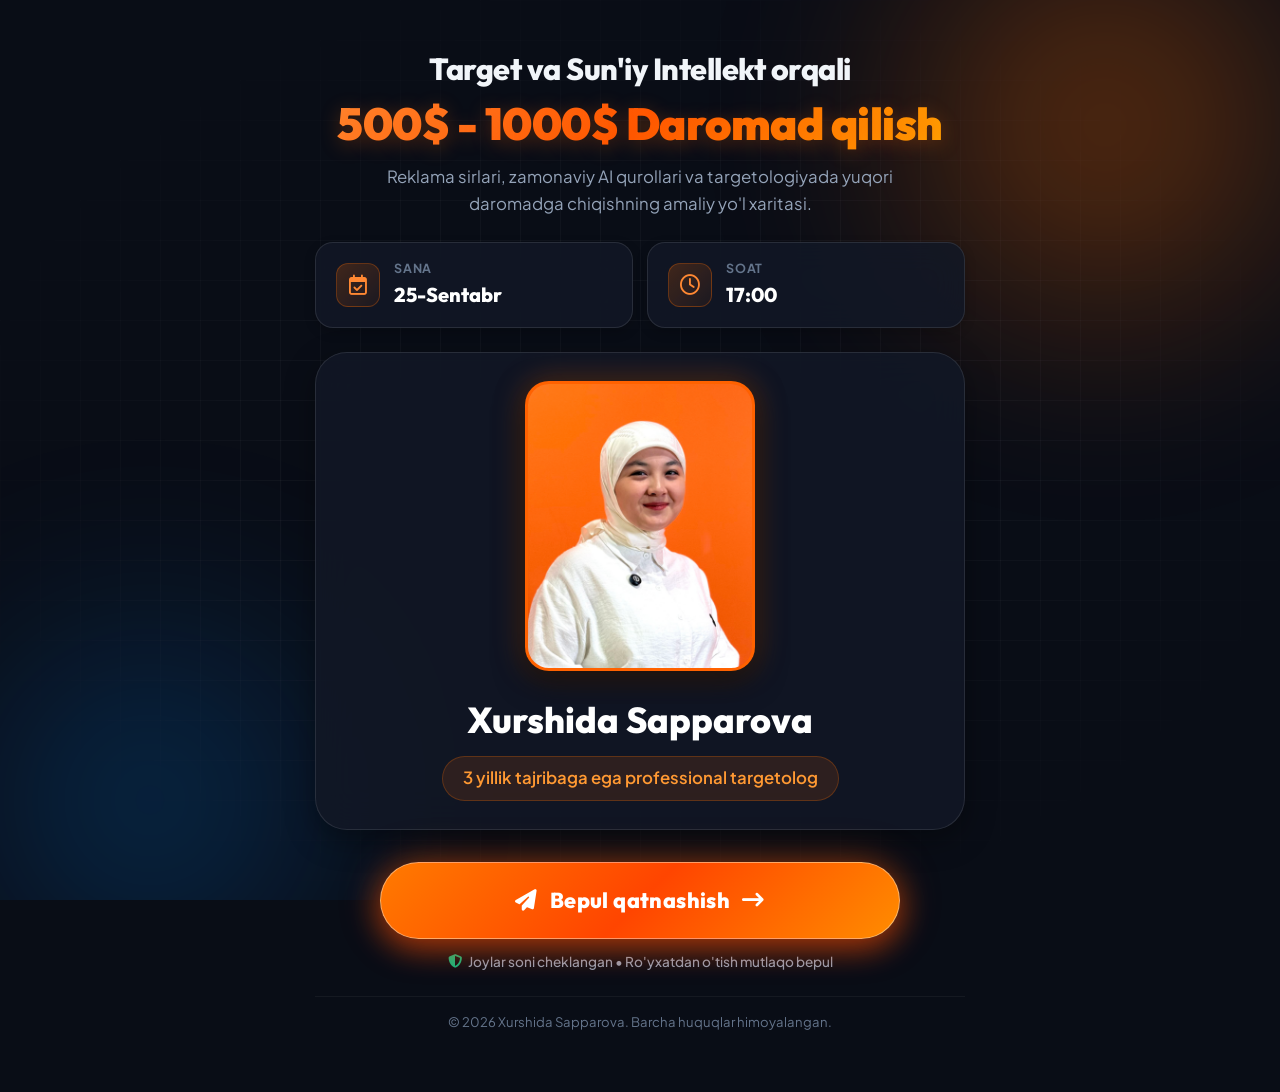
<file: index.html>
<!DOCTYPE html>
<html lang="uz">
<head>
  <meta charset="UTF-8">
  <meta name="viewport" content="width=device-width, initial-scale=1.0">
  <title>Target va Sun'iy Intellekt orqali 500$ - 1000$ Daromad Qilish | Xurshida Sapparova</title>
  
  <!-- SEO & Social Meta Tags -->
  <meta name="description" content="Target va Sun'iy Intellekt yordamida 500$ - 1000$ daromad qilish sirlari. Xurshida Sapparova bilan bepul masterklass.">
  <meta property="og:title" content="Target va Sun'iy Intellekt orqali 500$ - 1000$ Daromad Qilish">
  <meta property="og:description" content="25-Sentabr, soat 17:00 da bepul masterklass!">
  <meta property="og:image" content="assets/xurshida.png">
  <meta property="og:type" content="website">

  <!-- Facebook Domain Verification -->
  <meta name="facebook-domain-verification" content="uh567ohryj1itjdo2351sf3ev8vrze" />

  <!-- Meta Pixel Code -->
  <script>
  !function(f,b,e,v,n,t,s)
  {if(f.fbq)return;n=f.fbq=function(){n.callMethod?
  n.callMethod.apply(n,arguments):n.queue.push(arguments)};
  if(!f._fbq)f._fbq=n;n.push=n;n.loaded=!0;n.version='2.0';
  n.queue=[];t=b.createElement(e);t.async=!0;
  t.src=v;s=b.getElementsByTagName(e)[0];
  s.parentNode.insertBefore(t,s)}(window, document,'script',
  'https://connect.facebook.net/en_US/fbevents.js');
  fbq('init', '1738881194074424');
  fbq('track', 'PageView');
  </script>
  <noscript><img height="1" width="1" style="display:none"
  src="https://www.facebook.com/tr?id=1738881194074424&ev=PageView&noscript=1"
  /></noscript>
  <!-- End Meta Pixel Code -->

  <!-- Google Fonts -->
  <link rel="preconnect" href="https://fonts.googleapis.com">
  <link rel="preconnect" href="https://fonts.gstatic.com" crossorigin>
  <link href="https://fonts.googleapis.com/css2?family=Plus+Jakarta+Sans:wght@400;500;600;700;800;900&family=Outfit:wght@400;600;700;800;900&display=swap" rel="stylesheet">
  
  <!-- Font Awesome Icons -->
  <link rel="stylesheet" href="https://cdnjs.cloudflare.com/ajax/libs/font-awesome/6.5.1/css/all.min.css">
  
  <style>
    /* ==========================================================================
       CSS Reset & Variables
       ========================================================================== */
    :root {
      --primary-orange: #ff6b00;
      --primary-orange-light: #ff8833;
      --primary-orange-glow: rgba(255, 107, 0, 0.4);
      --accent-cyan: #00d2ff;
      --accent-blue: #3b82f6;
      
      --bg-dark: #090d16;
      --bg-card: rgba(18, 24, 38, 0.85);
      --bg-card-hover: rgba(24, 32, 50, 0.95);
      --bg-glass: rgba(255, 255, 255, 0.04);
      
      --border-color: rgba(255, 255, 255, 0.1);
      --border-highlight: rgba(255, 107, 0, 0.4);
      
      --text-main: #ffffff;
      --text-muted: #94a3b8;
      --text-dim: #64748b;
      
      --font-heading: 'Outfit', -apple-system, BlinkMacSystemFont, sans-serif;
      --font-body: 'Plus Jakarta Sans', -apple-system, BlinkMacSystemFont, sans-serif;
      
      --shadow-sm: 0 4px 12px rgba(0, 0, 0, 0.2);
      --shadow-md: 0 10px 30px rgba(0, 0, 0, 0.35);
      --shadow-glow: 0 0 40px rgba(255, 107, 0, 0.25);
      
      --radius-sm: 12px;
      --radius-md: 18px;
      --radius-lg: 24px;
      --radius-xl: 32px;
    }

    *, *::before, *::after {
      box-sizing: border-box;
      margin: 0;
      padding: 0;
    }

    html {
      scroll-behavior: smooth;
    }

    body {
      font-family: var(--font-body);
      background-color: var(--bg-dark);
      color: var(--text-main);
      min-height: 100vh;
      line-height: 1.6;
      overflow-x: hidden;
      position: relative;
      -webkit-font-smoothing: antialiased;
    }

    /* Background Effects */
    .bg-effects {
      position: fixed;
      top: 0;
      left: 0;
      width: 100vw;
      height: 100vh;
      pointer-events: none;
      z-index: 0;
      overflow: hidden;
    }

    .glow {
      position: absolute;
      border-radius: 50%;
      filter: blur(100px);
      opacity: 0.45;
    }

    .glow-1 {
      width: 550px;
      height: 550px;
      background: radial-gradient(circle, #ff6b00 0%, rgba(255, 107, 0, 0) 70%);
      top: -150px;
      right: -100px;
      animation: floatSlow 12s ease-in-out infinite alternate;
    }

    .glow-2 {
      width: 500px;
      height: 500px;
      background: radial-gradient(circle, #0088ff 0%, rgba(0, 136, 255, 0) 70%);
      bottom: -150px;
      left: -100px;
      opacity: 0.3;
      animation: floatSlow 15s ease-in-out infinite alternate-reverse;
    }

    .target-grid {
      position: absolute;
      inset: 0;
      background-image: 
        linear-gradient(rgba(255, 255, 255, 0.03) 1px, transparent 1px),
        linear-gradient(90deg, rgba(255, 255, 255, 0.03) 1px, transparent 1px);
      background-size: 40px 40px;
      mask-image: radial-gradient(ellipse at center, black 40%, transparent 80%);
      -webkit-mask-image: radial-gradient(ellipse at center, black 40%, transparent 80%);
    }

    @keyframes floatSlow {
      0% { transform: translateY(0px) scale(1); }
      100% { transform: translateY(50px) scale(1.1); }
    }

    /* Layout */
    .main-wrapper {
      position: relative;
      z-index: 1;
      padding: 40px 16px 60px;
      display: flex;
      justify-content: center;
    }

    .container {
      width: 100%;
      max-width: 650px;
      display: flex;
      flex-direction: column;
      align-items: center;
      gap: 24px;
    }

    /* Header */
    .header-section {
      text-align: center;
      width: 100%;
      margin-top: 10px;
    }

    .main-title {
      font-family: var(--font-heading);
      display: flex;
      flex-direction: column;
      gap: 8px;
      line-height: 1.25;
      font-weight: 800;
    }

    .title-line-1 {
      font-size: clamp(1.4rem, 4.5vw, 1.9rem);
      color: #f1f5f9;
      letter-spacing: -0.5px;
    }

    .title-line-2 {
      font-size: clamp(1.85rem, 6.5vw, 2.8rem);
      font-weight: 900;
      letter-spacing: -0.5px;
    }

    .gradient-text {
      background: linear-gradient(135deg, #ff8833 0%, #ff5500 50%, #ffaa00 100%);
      -webkit-background-clip: text;
      -webkit-text-fill-color: transparent;
      text-shadow: 0 4px 20px rgba(255, 107, 0, 0.3);
    }

    .subtitle-text {
      margin-top: 12px;
      font-size: clamp(0.95rem, 2.5vw, 1.05rem);
      color: var(--text-muted);
      max-width: 540px;
      margin-inline: auto;
    }

    /* Date & Time */
    .datetime-grid {
      display: grid;
      grid-template-columns: 1fr 1fr;
      gap: 14px;
      width: 100%;
    }

    .datetime-card {
      display: flex;
      align-items: center;
      gap: 14px;
      background: var(--bg-card);
      border: 1px solid var(--border-color);
      padding: 16px 20px;
      border-radius: var(--radius-md);
      backdrop-filter: blur(16px);
      box-shadow: var(--shadow-sm);
    }

    .datetime-card .icon-wrap {
      width: 44px;
      height: 44px;
      background: linear-gradient(135deg, rgba(255, 107, 0, 0.2), rgba(255, 107, 0, 0.05));
      border: 1px solid rgba(255, 107, 0, 0.3);
      border-radius: var(--radius-sm);
      display: flex;
      align-items: center;
      justify-content: center;
      font-size: 1.25rem;
      color: #ff8833;
      flex-shrink: 0;
    }

    .dt-info {
      display: flex;
      flex-direction: column;
    }

    .dt-label {
      font-size: 0.78rem;
      text-transform: uppercase;
      letter-spacing: 0.8px;
      color: var(--text-dim);
      font-weight: 700;
    }

    .dt-value {
      font-family: var(--font-heading);
      font-size: 1.25rem;
      font-weight: 800;
      color: #ffffff;
    }

    /* Speaker Spotlight Card */
    .speaker-spotlight-card {
      width: 100%;
      background: var(--bg-card);
      border: 1px solid var(--border-color);
      border-radius: var(--radius-xl);
      padding: 28px;
      box-shadow: var(--shadow-md);
      backdrop-filter: blur(20px);
    }

    .speaker-card-inner {
      display: flex;
      flex-direction: column;
      align-items: center;
      gap: 20px;
      text-align: center;
    }

    .image-frame {
      position: relative;
      width: 230px;
      height: 290px;
      border-radius: 24px;
      overflow: hidden;
      border: 3px solid rgba(255, 107, 0, 0.6);
      box-shadow: 0 10px 30px rgba(0, 0, 0, 0.6), 0 0 30px rgba(255, 107, 0, 0.35);
      background: #ff5500;
    }

    .speaker-photo {
      width: 100%;
      height: 100%;
      object-fit: cover;
      object-position: 50% 28%;
      display: block;
      transform: scale(1.22);
    }

    .speaker-details {
      display: flex;
      flex-direction: column;
      align-items: center;
      gap: 10px;
      width: 100%;
    }

    .speaker-meta {
      display: flex;
      flex-direction: column;
      align-items: center;
      gap: 8px;
    }

    .speaker-name {
      font-family: var(--font-heading);
      font-size: clamp(1.7rem, 4.5vw, 2.25rem);
      font-weight: 800;
      color: #ffffff;
    }

    .speaker-role {
      font-size: 1.05rem;
      color: #ff9933;
      font-weight: 600;
      background: rgba(255, 107, 0, 0.12);
      padding: 8px 20px;
      border-radius: 50px;
      border: 1px solid rgba(255, 107, 0, 0.25);
    }

    /* CTA Button */
    .cta-section {
      width: 100%;
      display: flex;
      flex-direction: column;
      align-items: center;
      gap: 12px;
      margin-top: 8px;
    }

    .cta-btn {
      width: 100%;
      max-width: 520px;
      display: block;
      text-decoration: none;
      background: linear-gradient(135deg, #ff7a00 0%, #ff4500 50%, #ff8c00 100%);
      color: #ffffff;
      padding: 20px 28px;
      border-radius: 50px;
      font-family: var(--font-heading);
      font-size: 1.35rem;
      font-weight: 800;
      letter-spacing: 0.4px;
      text-align: center;
      position: relative;
      overflow: hidden;
      box-shadow: 0 10px 30px rgba(255, 69, 0, 0.5), 0 0 40px rgba(255, 107, 0, 0.35);
      border: 1px solid rgba(255, 255, 255, 0.4);
      cursor: pointer;
      transition: transform 0.2s ease, box-shadow 0.2s ease;
      animation: buttonHeartbeat 2.2s infinite ease-in-out;
    }

    .cta-btn:hover {
      transform: translateY(-3px) scale(1.02);
      box-shadow: 0 16px 45px rgba(255, 69, 0, 0.7), 0 0 60px rgba(255, 107, 0, 0.6);
    }

    .btn-content {
      position: relative;
      z-index: 2;
      display: flex;
      align-items: center;
      justify-content: center;
      gap: 12px;
    }

    @keyframes buttonHeartbeat {
      0% { box-shadow: 0 10px 30px rgba(255, 69, 0, 0.45), 0 0 0 0 rgba(255, 107, 0, 0.6); }
      50% { box-shadow: 0 14px 40px rgba(255, 69, 0, 0.7), 0 0 0 15px rgba(255, 107, 0, 0); }
      100% { box-shadow: 0 10px 30px rgba(255, 69, 0, 0.45), 0 0 0 0 rgba(255, 107, 0, 0); }
    }

    .cta-note {
      font-size: 0.85rem;
      color: var(--text-muted);
      display: flex;
      align-items: center;
      gap: 6px;
      font-weight: 500;
      text-align: center;
    }

    .cta-note i {
      color: #10b981;
    }

    .site-footer {
      text-align: center;
      font-size: 0.82rem;
      color: var(--text-dim);
      padding-top: 14px;
      border-top: 1px solid rgba(255, 255, 255, 0.05);
      width: 100%;
    }

    @media (max-width: 600px) {
      .main-wrapper { padding: 20px 12px 35px; }
      .datetime-grid { grid-template-columns: 1fr; }
      .cta-btn { font-size: 1.15rem; padding: 16px 20px; }
    }
  </style>
</head>
<body>
  <!-- Dynamic Background -->
  <div class="bg-effects">
    <div class="glow glow-1"></div>
    <div class="glow glow-2"></div>
    <div class="target-grid"></div>
  </div>

  <!-- Main Container -->
  <main class="main-wrapper">
    <div class="container">
      
      <!-- Hero Header Section -->
      <header class="header-section">
        <h1 class="main-title">
          <span class="title-line-1">Target va Sun'iy Intellekt orqali</span>
          <span class="title-line-2 gradient-text">500$ - 1000$ Daromad qilish</span>
        </h1>
        <p class="subtitle-text">
          Reklama sirlari, zamonaviy AI qurollari va targetologiyada yuqori daromadga chiqishning amaliy yo'l xaritasi.
        </p>
      </header>

      <!-- Date & Time Info Bar -->
      <div class="datetime-grid">
        <div class="datetime-card">
          <div class="icon-wrap">
            <i class="fa-regular fa-calendar-check"></i>
          </div>
          <div class="dt-info">
            <span class="dt-label">Sana</span>
            <span class="dt-value">25-Sentabr</span>
          </div>
        </div>

        <div class="datetime-card">
          <div class="icon-wrap">
            <i class="fa-regular fa-clock"></i>
          </div>
          <div class="dt-info">
            <span class="dt-label">Soat</span>
            <span class="dt-value">17:00</span>
          </div>
        </div>
      </div>

      <!-- Main Speaker Spotlight Card -->
      <div class="speaker-spotlight-card">
        <div class="speaker-card-inner">
          
          <!-- Speaker Image Area -->
          <div class="image-frame">
            <img src="assets/xurshida.png" alt="Xurshida Sapparova" class="speaker-photo" onerror="this.src='speaker.png'">
          </div>

          <!-- Speaker Details -->
          <div class="speaker-details">
            <div class="speaker-meta">
              <h2 class="speaker-name">Xurshida Sapparova</h2>
              <p class="speaker-role">3 yillik tajribaga ega professional targetolog</p>
            </div>
          </div>

        </div>
      </div>

      <!-- Call To Action (Action Section) -->
      <div class="cta-section">
        <a href="https://t.me/Xurshida_Sapparova_protarget" onclick="goToTelegram(event)" id="ctaButton" class="cta-btn" target="_blank" rel="noopener noreferrer">
          <span class="btn-content">
            <i class="fa-solid fa-paper-plane"></i>
            <span>Bepul qatnashish</span>
            <i class="fa-solid fa-arrow-right-long"></i>
          </span>
        </a>
        <p class="cta-note">
          <i class="fa-solid fa-shield-halved"></i> Joylar soni cheklangan • Ro'yxatdan o'tish mutlaqo bepul
        </p>
      </div>

      <!-- Footer -->
      <footer class="site-footer">
        <p>© 2026 Xurshida Sapparova. Barcha huquqlar himoyalangan.</p>
      </footer>

    </div>
  </main>

  <script>
    const TELEGRAM_URL = "https://t.me/Xurshida_Sapparova_protarget";

    function goToTelegram(e) {
      if (e) e.preventDefault();
      window.open(TELEGRAM_URL, "_blank");
      window.location.href = TELEGRAM_URL;
    }
  </script>
</body>
</html>
</file>
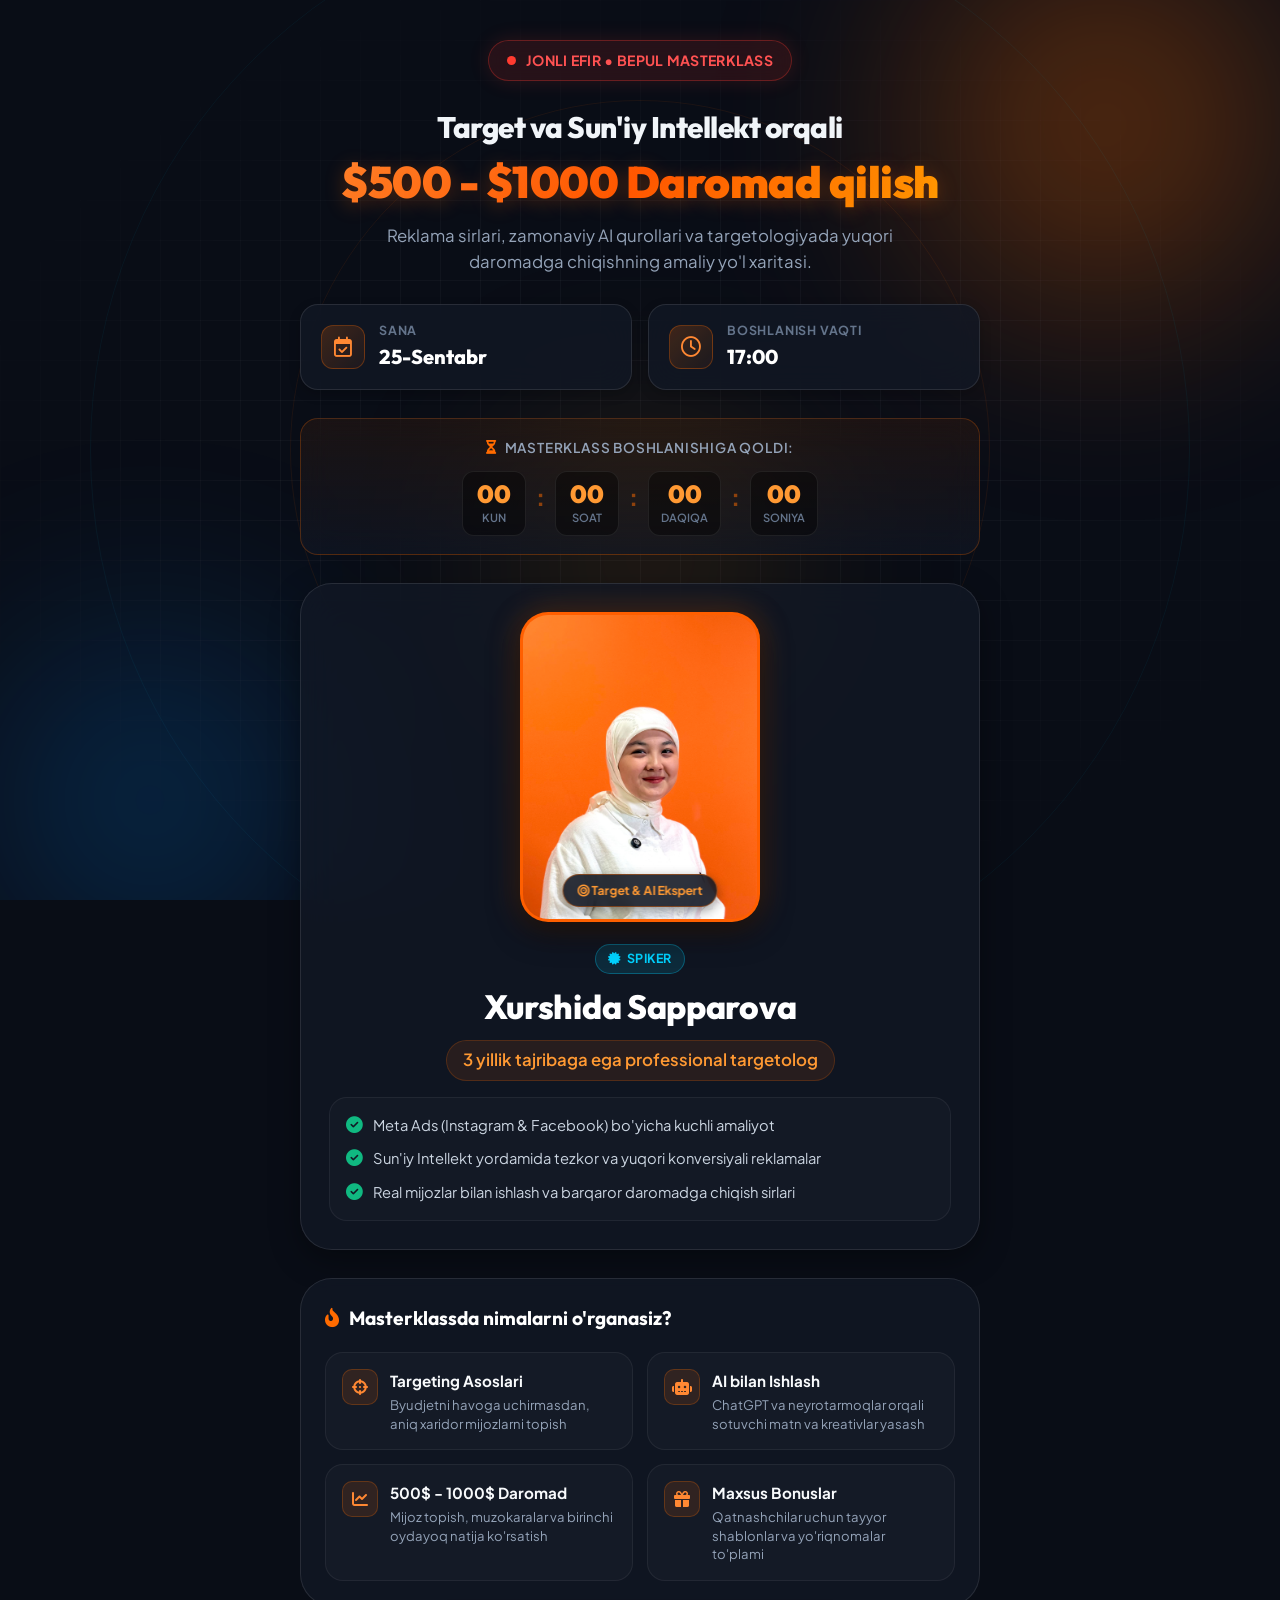
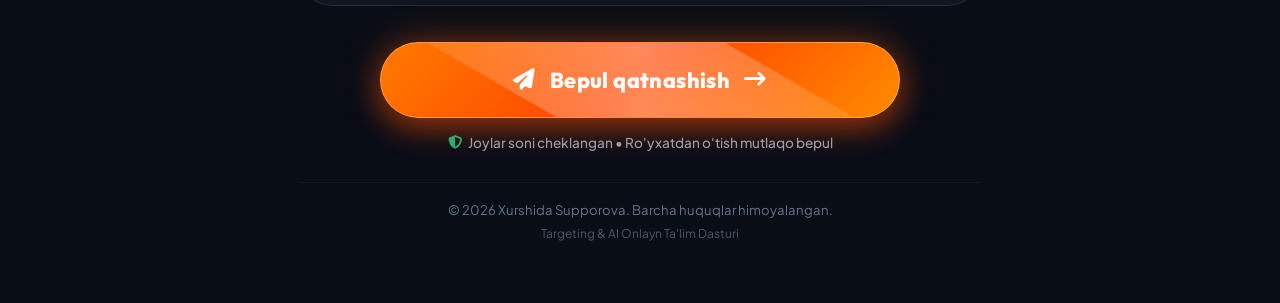
<file: Xurshida Targetolog.html>
<!DOCTYPE html>
<html lang="uz">
<head>
  <meta charset="UTF-8">
  <meta name="viewport" content="width=device-width, initial-scale=1.0">
  <title>Target va Sun'iy Intellekt orqali 500$ - 1000$ Daromad Qilish | Xurshida Supporova</title>
  
  <!-- SEO & Social Meta Tags -->
  <meta name="description" content="Target va Sun'iy Intellekt yordamida 500$ - 1000$ daromad qilish sirlari. Xurshida Supporova bilan bepul masterklass.">
  <meta property="og:title" content="Target va Sun'iy Intellekt orqali 500$ - 1000$ Daromad Qilish">
  <meta property="og:description" content="25-Sentabr, soat 17:00 da bepul jonli masterklass!">
  <meta property="og:image" content="assets/xurshida.png">
  <meta property="og:type" content="website">

  <!-- Google Fonts -->
  <link rel="preconnect" href="https://fonts.googleapis.com">
  <link rel="preconnect" href="https://fonts.gstatic.com" crossorigin>
  <link href="https://fonts.googleapis.com/css2?family=Plus+Jakarta+Sans:wght@400;500;600;700;800;900&family=Outfit:wght@400;600;700;800;900&display=swap" rel="stylesheet">
  
  <!-- Font Awesome Icons -->
  <link rel="stylesheet" href="https://cdnjs.cloudflare.com/ajax/libs/font-awesome/6.5.1/css/all.min.css">
  
  <!-- Stylesheet -->
  <link rel="stylesheet" href="style.css">
</head>
<body>
  <!-- Dynamic Background Effects -->
  <div class="bg-effects">
    <div class="glow glow-1"></div>
    <div class="glow glow-2"></div>
    <div class="glow glow-3"></div>
    <div class="target-grid"></div>
    <div class="radar-circle radar-1"></div>
    <div class="radar-circle radar-2"></div>
  </div>

  <!-- Main Container -->
  <main class="main-wrapper">
    <div class="container">
      
      <!-- Top Live Badge -->
      <div class="badge-container">
        <span class="live-pill" id="eventBadge">
          <span class="pulsing-dot"></span>
          <span>Jonli Efir • Bepul Masterklass</span>
        </span>
      </div>

      <!-- Hero Header Section -->
      <header class="header-section">
        <h1 class="main-title">
          <span class="title-line-1" id="titleLine1">Target va Sun'iy Intellekt orqali</span>
          <span class="title-line-2 gradient-text" id="titleLine2">500$ - 1000$ Daromad qilish</span>
        </h1>
        <p class="subtitle-text">
          Reklama sirlari, zamonaviy AI qurollari va targetologiyada yuqori daromadga chiqishning amaliy yo'l xaritasi.
        </p>
      </header>

      <!-- Date & Time Info Bar -->
      <div class="datetime-grid">
        <div class="datetime-card">
          <div class="icon-wrap">
            <i class="fa-regular fa-calendar-check"></i>
          </div>
          <div class="dt-info">
            <span class="dt-label">Sana</span>
            <span class="dt-value" id="eventDateText">25-Sentabr</span>
          </div>
        </div>

        <div class="datetime-card">
          <div class="icon-wrap">
            <i class="fa-regular fa-clock"></i>
          </div>
          <div class="dt-info">
            <span class="dt-label">Boshlanish vaqti</span>
            <span class="dt-value" id="eventTimeText">17:00</span>
          </div>
        </div>
      </div>

      <!-- Countdown Timer -->
      <div class="countdown-wrapper">
        <div class="countdown-header">
          <i class="fa-solid fa-hourglass-half"></i> Masterklass boshlanishiga qoldi:
        </div>
        <div class="countdown-grid" id="countdownGrid">
          <div class="timer-box">
            <span class="timer-num" id="cdDays">00</span>
            <span class="timer-unit">Kun</span>
          </div>
          <div class="timer-separator">:</div>
          <div class="timer-box">
            <span class="timer-num" id="cdHours">00</span>
            <span class="timer-unit">Soat</span>
          </div>
          <div class="timer-separator">:</div>
          <div class="timer-box">
            <span class="timer-num" id="cdMinutes">00</span>
            <span class="timer-unit">Daqiqa</span>
          </div>
          <div class="timer-separator">:</div>
          <div class="timer-box">
            <span class="timer-num" id="cdSeconds">00</span>
            <span class="timer-unit">Soniya</span>
          </div>
        </div>
      </div>

      <!-- Main Speaker Spotlight Card (Reference Layout Match) -->
      <div class="speaker-spotlight-card">
        <div class="speaker-card-inner">
          
          <!-- Speaker Image Area -->
          <div class="speaker-image-container">
            <div class="image-frame">
              <img src="assets/xurshida.png" alt="Xurshida Supporova" class="speaker-photo" id="speakerImg">
              <div class="speaker-tag-badge">
                <i class="fa-solid fa-bullseye"></i> Target & AI Ekspert
              </div>
            </div>
          </div>

          <!-- Speaker Details -->
          <div class="speaker-details">
            <div class="speaker-meta">
              <span class="speaker-badge"><i class="fa-solid fa-certificate"></i> Spiker</span>
              <h2 class="speaker-name" id="speakerName">Xurshida Supporova</h2>
              <p class="speaker-role" id="speakerRole">3 yillik tajribaga ega professional targetolog</p>
            </div>

            <!-- Key Features / Highlights -->
            <div class="speaker-perks">
              <div class="perk-item">
                <i class="fa-solid fa-check-circle"></i>
                <span>Meta Ads (Instagram & Facebook) bo'yicha kuchli amaliyot</span>
              </div>
              <div class="perk-item">
                <i class="fa-solid fa-check-circle"></i>
                <span>Sun'iy Intellekt yordamida tezkor va yuqori konversiyali reklamalar</span>
              </div>
              <div class="perk-item">
                <i class="fa-solid fa-check-circle"></i>
                <span>Real mijozlar bilan ishlash va barqaror daromadga chiqish sirlari</span>
              </div>
            </div>
          </div>

        </div>
      </div>

      <!-- What You Will Learn Quick Section -->
      <div class="benefits-card">
        <h3 class="benefits-title">
          <i class="fa-solid fa-fire-flame-curved"></i> Masterklassda nimalarni o'rganasiz?
        </h3>
        <div class="benefits-grid">
          <div class="benefit-box">
            <div class="b-icon"><i class="fa-solid fa-crosshairs"></i></div>
            <div class="b-content">
              <h4>Targeting Asoslari</h4>
              <p>Byudjetni havoga uchirmasdan, aniq xaridor mijozlarni topish</p>
            </div>
          </div>
          <div class="benefit-box">
            <div class="b-icon"><i class="fa-solid fa-robot"></i></div>
            <div class="b-content">
              <h4>AI bilan Ishlash</h4>
              <p>ChatGPT va neyrotarmoqlar orqali sotuvchi matn va kreativlar yasash</p>
            </div>
          </div>
          <div class="benefit-box">
            <div class="b-icon"><i class="fa-solid fa-chart-line"></i></div>
            <div class="b-content">
              <h4>500$ - 1000$ Daromad</h4>
              <p>Mijoz topish, muzokaralar va birinchi oydayoq natija ko'rsatish</p>
            </div>
          </div>
          <div class="benefit-box">
            <div class="b-icon"><i class="fa-solid fa-gift"></i></div>
            <div class="b-content">
              <h4>Maxsus Bonuslar</h4>
              <p>Qatnashchilar uchun tayyor shablonlar va yo'riqnomalar to'plami</p>
            </div>
          </div>
        </div>
      </div>

      <!-- Call To Action (Action Section) -->
      <div class="cta-section">
        <a href="https://t.me/Xurshida_Sapparova_protarget" id="ctaButton" class="cta-btn pulse-anim" target="_blank" rel="noopener noreferrer">
          <span class="btn-shine"></span>
          <span class="btn-content">
            <i class="fa-solid fa-paper-plane"></i>
            <span class="btn-text" id="ctaBtnText">Bepul qatnashish</span>
            <i class="fa-solid fa-arrow-right-long arrow-icon"></i>
          </span>
        </a>
        <p class="cta-note" id="ctaNote">
          <i class="fa-solid fa-shield-halved"></i> Joylar soni cheklangan • Ro'yxatdan o'tish mutlaqo bepul
        </p>
      </div>

      <!-- Footer -->
      <footer class="site-footer">
        <p>© 2026 Xurshida Supporova. Barcha huquqlar himoyalangan.</p>
        <p class="sub-credit">Targeting & AI Onlayn Ta'lim Dasturi</p>
      </footer>

    </div>
  </main>

  <!-- Scripts -->
  <script src="config.js"></script>
  <script src="script.js"></script>
</body>
</html>
</file>
<file: style.css>
﻿/* ==========================================================================
   CSS Reset & Variables
   ========================================================================== */
:root {
  --primary-orange: #ff6b00;
  --primary-orange-light: #ff8833;
  --primary-orange-glow: rgba(255, 107, 0, 0.4);
  --accent-cyan: #00d2ff;
  --accent-blue: #3b82f6;
  
  --bg-dark: #090d16;
  --bg-card: rgba(18, 24, 38, 0.75);
  --bg-card-hover: rgba(24, 32, 50, 0.85);
  --bg-glass: rgba(255, 255, 255, 0.04);
  
  --border-color: rgba(255, 255, 255, 0.1);
  --border-highlight: rgba(255, 107, 0, 0.35);
  
  --text-main: #ffffff;
  --text-muted: #94a3b8;
  --text-dim: #64748b;
  
  --font-heading: 'Outfit', -apple-system, BlinkMacSystemFont, sans-serif;
  --font-body: 'Plus Jakarta Sans', -apple-system, BlinkMacSystemFont, sans-serif;
  
  --shadow-sm: 0 4px 12px rgba(0, 0, 0, 0.2);
  --shadow-md: 0 10px 30px rgba(0, 0, 0, 0.35);
  --shadow-glow: 0 0 40px rgba(255, 107, 0, 0.25);
  
  --radius-sm: 12px;
  --radius-md: 18px;
  --radius-lg: 24px;
  --radius-xl: 32px;
}

*, *::before, *::after {
  box-sizing: border-box;
  margin: 0;
  padding: 0;
}

html {
  scroll-behavior: smooth;
}

body {
  font-family: var(--font-body);
  background-color: var(--bg-dark);
  color: var(--text-main);
  min-height: 100vh;
  line-height: 1.6;
  overflow-x: hidden;
  position: relative;
  -webkit-font-smoothing: antialiased;
}

/* ==========================================================================
   Background Effects (Targeting & Marketing Theme)
   ========================================================================== */
.bg-effects {
  position: fixed;
  top: 0;
  left: 0;
  width: 100vw;
  height: 100vh;
  pointer-events: none;
  z-index: 0;
  overflow: hidden;
}

.glow {
  position: absolute;
  border-radius: 50%;
  filter: blur(100px);
  opacity: 0.45;
  transition: all 0.5s ease;
}

.glow-1 {
  width: 550px;
  height: 550px;
  background: radial-gradient(circle, #ff6b00 0%, rgba(255, 107, 0, 0) 70%);
  top: -150px;
  right: -100px;
  animation: floatSlow 12s ease-in-out infinite alternate;
}

.glow-2 {
  width: 500px;
  height: 500px;
  background: radial-gradient(circle, #0088ff 0%, rgba(0, 136, 255, 0) 70%);
  bottom: -150px;
  left: -100px;
  opacity: 0.3;
  animation: floatSlow 15s ease-in-out infinite alternate-reverse;
}

.glow-3 {
  width: 400px;
  height: 400px;
  background: radial-gradient(circle, #ff9900 0%, rgba(255, 153, 0, 0) 70%);
  top: 40%;
  left: 35%;
  opacity: 0.2;
}

.target-grid {
  position: absolute;
  inset: 0;
  background-image: 
    linear-gradient(rgba(255, 255, 255, 0.03) 1px, transparent 1px),
    linear-gradient(90deg, rgba(255, 255, 255, 0.03) 1px, transparent 1px);
  background-size: 40px 40px;
  mask-image: radial-gradient(ellipse at center, black 40%, transparent 80%);
  -webkit-mask-image: radial-gradient(ellipse at center, black 40%, transparent 80%);
}

.radar-circle {
  position: absolute;
  top: 50%;
  left: 50%;
  transform: translate(-50%, -50%);
  border-radius: 50%;
  border: 1px solid rgba(255, 107, 0, 0.08);
  pointer-events: none;
}

.radar-1 {
  width: 700px;
  height: 700px;
  animation: radarPulse 8s infinite linear;
}

.radar-2 {
  width: 1100px;
  height: 1100px;
  border-color: rgba(0, 210, 255, 0.05);
  animation: radarPulse 12s infinite linear reverse;
}

@keyframes floatSlow {
  0% { transform: translateY(0px) scale(1); }
  100% { transform: translateY(50px) scale(1.1); }
}

@keyframes radarPulse {
  0% { transform: translate(-50%, -50%) rotate(0deg) scale(0.95); opacity: 0.3; }
  50% { transform: translate(-50%, -50%) rotate(180deg) scale(1.05); opacity: 0.8; }
  100% { transform: translate(-50%, -50%) rotate(360deg) scale(0.95); opacity: 0.3; }
}

/* ==========================================================================
   Layout & Container
   ========================================================================== */
.main-wrapper {
  position: relative;
  z-index: 1;
  padding: 40px 16px 60px;
  display: flex;
  justify-content: center;
}

.container {
  width: 100%;
  max-width: 680px;
  display: flex;
  flex-direction: column;
  align-items: center;
  gap: 28px;
}

/* ==========================================================================
   Live Badge
   ========================================================================== */
.badge-container {
  display: flex;
  justify-content: center;
  width: 100%;
}

.live-pill {
  display: inline-flex;
  align-items: center;
  gap: 10px;
  padding: 8px 18px;
  background: rgba(255, 59, 48, 0.12);
  border: 1px solid rgba(255, 59, 48, 0.3);
  border-radius: 50px;
  font-size: 0.88rem;
  font-weight: 700;
  color: #ff5252;
  letter-spacing: 0.3px;
  text-transform: uppercase;
  backdrop-filter: blur(10px);
  box-shadow: 0 0 20px rgba(255, 59, 48, 0.15);
}

.pulsing-dot {
  width: 9px;
  height: 9px;
  background-color: #ff3b30;
  border-radius: 50%;
  display: inline-block;
  box-shadow: 0 0 0 0 rgba(255, 59, 48, 0.7);
  animation: pulseDot 1.6s infinite;
}

@keyframes pulseDot {
  0% { transform: scale(0.95); box-shadow: 0 0 0 0 rgba(255, 59, 48, 0.8); }
  70% { transform: scale(1); box-shadow: 0 0 0 10px rgba(255, 59, 48, 0); }
  100% { transform: scale(0.95); box-shadow: 0 0 0 0 rgba(255, 59, 48, 0); }
}

/* ==========================================================================
   Header Section
   ========================================================================== */
.header-section {
  text-align: center;
  width: 100%;
}

.main-title {
  font-family: var(--font-heading);
  display: flex;
  flex-direction: column;
  gap: 8px;
  line-height: 1.25;
  font-weight: 800;
}

.title-line-1 {
  font-size: clamp(1.4rem, 4vw, 1.85rem);
  color: #f1f5f9;
  letter-spacing: -0.5px;
}

.title-line-2 {
  font-size: clamp(1.85rem, 6vw, 2.75rem);
  font-weight: 900;
  letter-spacing: -0.5px;
}

.gradient-text {
  background: linear-gradient(135deg, #ff8833 0%, #ff5500 50%, #ffaa00 100%);
  -webkit-background-clip: text;
  -webkit-text-fill-color: transparent;
  text-shadow: 0 4px 20px rgba(255, 107, 0, 0.3);
}

.subtitle-text {
  margin-top: 14px;
  font-size: clamp(0.95rem, 2.5vw, 1.05rem);
  color: var(--text-muted);
  max-width: 540px;
  margin-inline: auto;
  font-weight: 400;
}

/* ==========================================================================
   Date & Time Info Cards
   ========================================================================== */
.datetime-grid {
  display: grid;
  grid-template-columns: 1fr 1fr;
  gap: 16px;
  width: 100%;
}

.datetime-card {
  display: flex;
  align-items: center;
  gap: 14px;
  background: var(--bg-card);
  border: 1px solid var(--border-color);
  padding: 16px 20px;
  border-radius: var(--radius-md);
  backdrop-filter: blur(16px);
  box-shadow: var(--shadow-sm);
  transition: transform 0.25s ease, border-color 0.25s ease;
}

.datetime-card:hover {
  transform: translateY(-2px);
  border-color: var(--border-highlight);
}

.datetime-card .icon-wrap {
  width: 44px;
  height: 44px;
  background: linear-gradient(135deg, rgba(255, 107, 0, 0.2), rgba(255, 107, 0, 0.05));
  border: 1px solid rgba(255, 107, 0, 0.3);
  border-radius: var(--radius-sm);
  display: flex;
  align-items: center;
  justify-content: center;
  font-size: 1.25rem;
  color: #ff8833;
  flex-shrink: 0;
}

.dt-info {
  display: flex;
  flex-direction: column;
}

.dt-label {
  font-size: 0.78rem;
  text-transform: uppercase;
  letter-spacing: 0.8px;
  color: var(--text-dim);
  font-weight: 700;
}

.dt-value {
  font-family: var(--font-heading);
  font-size: 1.25rem;
  font-weight: 800;
  color: #ffffff;
}

/* ==========================================================================
   Countdown Timer Box
   ========================================================================== */
.countdown-wrapper {
  width: 100%;
  background: linear-gradient(180deg, rgba(255, 107, 0, 0.07) 0%, rgba(18, 24, 38, 0.6) 100%);
  border: 1px solid rgba(255, 107, 0, 0.25);
  border-radius: var(--radius-md);
  padding: 18px 20px;
  text-align: center;
  backdrop-filter: blur(16px);
}

.countdown-header {
  font-size: 0.85rem;
  color: var(--text-muted);
  text-transform: uppercase;
  letter-spacing: 0.8px;
  font-weight: 600;
  margin-bottom: 12px;
  display: flex;
  align-items: center;
  justify-content: center;
  gap: 8px;
}

.countdown-header i {
  color: var(--primary-orange);
}

.countdown-grid {
  display: flex;
  justify-content: center;
  align-items: center;
  gap: 10px;
}

.timer-box {
  background: rgba(0, 0, 0, 0.4);
  border: 1px solid rgba(255, 255, 255, 0.08);
  border-radius: var(--radius-sm);
  padding: 8px 12px;
  min-width: 64px;
  display: flex;
  flex-direction: column;
  align-items: center;
}

.timer-num {
  font-family: var(--font-heading);
  font-size: 1.55rem;
  font-weight: 900;
  color: #ff9933;
  line-height: 1.1;
}

.timer-unit {
  font-size: 0.7rem;
  color: var(--text-dim);
  text-transform: uppercase;
  font-weight: 600;
  margin-top: 2px;
}

.timer-separator {
  font-size: 1.4rem;
  font-weight: 800;
  color: rgba(255, 107, 0, 0.5);
  margin-bottom: 12px;
}

/* ==========================================================================
   Speaker Spotlight Card (Reference Layout Implementation)
   ========================================================================== */
.speaker-spotlight-card {
  width: 100%;
  background: var(--bg-card);
  border: 1px solid var(--border-color);
  border-radius: var(--radius-xl);
  padding: 28px;
  box-shadow: var(--shadow-md);
  backdrop-filter: blur(20px);
  position: relative;
  overflow: hidden;
  transition: border-color 0.3s ease, box-shadow 0.3s ease;
}

.speaker-spotlight-card:hover {
  border-color: rgba(255, 107, 0, 0.4);
  box-shadow: 0 16px 40px rgba(0, 0, 0, 0.5), 0 0 35px rgba(255, 107, 0, 0.15);
}

.speaker-card-inner {
  display: flex;
  flex-direction: column;
  align-items: center;
  gap: 22px;
  text-align: center;
}

.speaker-image-container {
  position: relative;
  display: flex;
  justify-content: center;
}

.image-frame {
  position: relative;
  width: 240px;
  height: 310px;
  border-radius: 28px;
  overflow: hidden;
  border: 3px solid rgba(255, 107, 0, 0.5);
  box-shadow: 0 10px 30px rgba(0, 0, 0, 0.6), 0 0 30px rgba(255, 107, 0, 0.3);
  background: #ff5500;
}

.speaker-photo {
  width: 100%;
  height: 100%;
  object-fit: cover;
  object-position: top center;
  display: block;
  transition: transform 0.4s ease;
}

.speaker-spotlight-card:hover .speaker-photo {
  transform: scale(1.04);
}

.speaker-tag-badge {
  position: absolute;
  bottom: 12px;
  left: 50%;
  transform: translateX(-50%);
  background: rgba(10, 15, 26, 0.85);
  border: 1px solid rgba(255, 107, 0, 0.4);
  padding: 6px 14px;
  border-radius: 50px;
  font-size: 0.76rem;
  font-weight: 700;
  color: #ff9933;
  white-space: nowrap;
  backdrop-filter: blur(8px);
  box-shadow: 0 4px 12px rgba(0, 0, 0, 0.4);
}

.speaker-details {
  display: flex;
  flex-direction: column;
  align-items: center;
  gap: 16px;
  width: 100%;
}

.speaker-meta {
  display: flex;
  flex-direction: column;
  align-items: center;
  gap: 6px;
}

.speaker-badge {
  display: inline-flex;
  align-items: center;
  gap: 6px;
  background: rgba(0, 210, 255, 0.12);
  border: 1px solid rgba(0, 210, 255, 0.3);
  color: var(--accent-cyan);
  padding: 4px 12px;
  border-radius: 50px;
  font-size: 0.78rem;
  font-weight: 700;
  text-transform: uppercase;
  letter-spacing: 0.5px;
}

.speaker-name {
  font-family: var(--font-heading);
  font-size: clamp(1.6rem, 4vw, 2.1rem);
  font-weight: 800;
  color: #ffffff;
  letter-spacing: -0.3px;
}

.speaker-role {
  font-size: 1.05rem;
  color: #ff9933;
  font-weight: 600;
  background: rgba(255, 107, 0, 0.1);
  padding: 6px 16px;
  border-radius: 50px;
  border: 1px solid rgba(255, 107, 0, 0.2);
}

.speaker-perks {
  display: flex;
  flex-direction: column;
  gap: 10px;
  width: 100%;
  text-align: left;
  background: rgba(255, 255, 255, 0.02);
  border: 1px solid rgba(255, 255, 255, 0.06);
  padding: 16px;
  border-radius: var(--radius-md);
}

.perk-item {
  display: flex;
  align-items: flex-start;
  gap: 10px;
  font-size: 0.92rem;
  color: #cbd5e1;
}

.perk-item i {
  color: #10b981;
  font-size: 1.05rem;
  margin-top: 3px;
  flex-shrink: 0;
}

/* ==========================================================================
   What You Will Learn (Benefits Section)
   ========================================================================== */
.benefits-card {
  width: 100%;
  background: var(--bg-card);
  border: 1px solid var(--border-color);
  border-radius: var(--radius-xl);
  padding: 24px;
  backdrop-filter: blur(16px);
}

.benefits-title {
  font-family: var(--font-heading);
  font-size: 1.2rem;
  font-weight: 700;
  color: #ffffff;
  margin-bottom: 18px;
  display: flex;
  align-items: center;
  gap: 10px;
}

.benefits-title i {
  color: var(--primary-orange);
}

.benefits-grid {
  display: grid;
  grid-template-columns: 1fr 1fr;
  gap: 14px;
}

.benefit-box {
  background: rgba(255, 255, 255, 0.025);
  border: 1px solid rgba(255, 255, 255, 0.06);
  border-radius: var(--radius-md);
  padding: 16px;
  display: flex;
  gap: 12px;
  align-items: flex-start;
  transition: background 0.2s ease, border-color 0.2s ease;
}

.benefit-box:hover {
  background: rgba(255, 107, 0, 0.05);
  border-color: rgba(255, 107, 0, 0.2);
}

.b-icon {
  width: 36px;
  height: 36px;
  background: rgba(255, 107, 0, 0.12);
  border: 1px solid rgba(255, 107, 0, 0.25);
  border-radius: 10px;
  display: flex;
  align-items: center;
  justify-content: center;
  color: var(--primary-orange-light);
  font-size: 1rem;
  flex-shrink: 0;
}

.b-content h4 {
  font-size: 0.95rem;
  font-weight: 700;
  color: #f8fafc;
  margin-bottom: 3px;
}

.b-content p {
  font-size: 0.82rem;
  color: var(--text-muted);
  line-height: 1.4;
}

/* ==========================================================================
   Call To Action (CTA Button)
   ========================================================================== */
.cta-section {
  width: 100%;
  display: flex;
  flex-direction: column;
  align-items: center;
  gap: 14px;
  margin-top: 8px;
}

.cta-btn {
  width: 100%;
  max-width: 520px;
  display: block;
  text-decoration: none;
  background: linear-gradient(135deg, #ff7a00 0%, #ff4500 50%, #ff8c00 100%);
  color: #ffffff;
  padding: 20px 32px;
  border-radius: 50px;
  font-family: var(--font-heading);
  font-size: 1.35rem;
  font-weight: 800;
  letter-spacing: 0.4px;
  text-align: center;
  position: relative;
  overflow: hidden;
  box-shadow: 0 10px 30px rgba(255, 69, 0, 0.45), 0 0 40px rgba(255, 107, 0, 0.3);
  border: 1px solid rgba(255, 255, 255, 0.3);
  cursor: pointer;
  transition: transform 0.25s ease, box-shadow 0.25s ease;
}

.cta-btn:hover {
  transform: translateY(-4px) scale(1.02);
  box-shadow: 0 16px 45px rgba(255, 69, 0, 0.6), 0 0 60px rgba(255, 107, 0, 0.5);
}

.cta-btn:active {
  transform: translateY(-1px) scale(0.99);
}

.btn-content {
  position: relative;
  z-index: 2;
  display: flex;
  align-items: center;
  justify-content: center;
  gap: 14px;
}

.arrow-icon {
  transition: transform 0.25s ease;
}

.cta-btn:hover .arrow-icon {
  transform: translateX(6px);
}

.btn-shine {
  position: absolute;
  top: -50%;
  left: -50%;
  width: 200%;
  height: 200%;
  background: linear-gradient(
    60deg,
    rgba(255, 255, 255, 0) 20%,
    rgba(255, 255, 255, 0.35) 50%,
    rgba(255, 255, 255, 0) 80%
  );
  transform: rotate(30deg);
  animation: shineLoop 3.5s infinite;
}

@keyframes shineLoop {
  0% { transform: translateX(-100%) rotate(30deg); }
  35%, 100% { transform: translateX(100%) rotate(30deg); }
}

.pulse-anim {
  animation: buttonHeartbeat 2.2s infinite ease-in-out;
}

@keyframes buttonHeartbeat {
  0% { box-shadow: 0 10px 30px rgba(255, 69, 0, 0.45), 0 0 0 0 rgba(255, 107, 0, 0.5); }
  50% { box-shadow: 0 12px 35px rgba(255, 69, 0, 0.6), 0 0 0 14px rgba(255, 107, 0, 0); }
  100% { box-shadow: 0 10px 30px rgba(255, 69, 0, 0.45), 0 0 0 0 rgba(255, 107, 0, 0); }
}

.cta-note {
  font-size: 0.85rem;
  color: var(--text-muted);
  display: flex;
  align-items: center;
  gap: 6px;
  font-weight: 500;
  text-align: center;
}

.cta-note i {
  color: #10b981;
}

/* ==========================================================================
   Footer
   ========================================================================== */
.site-footer {
  text-align: center;
  font-size: 0.82rem;
  color: var(--text-dim);
  padding-top: 16px;
  border-top: 1px solid rgba(255, 255, 255, 0.05);
  width: 100%;
}

.sub-credit {
  font-size: 0.75rem;
  color: rgba(148, 163, 184, 0.5);
  margin-top: 4px;
}

/* ==========================================================================
   Responsive Adaptations
   ========================================================================== */
@media (max-width: 600px) {
  .main-wrapper {
    padding: 24px 12px 40px;
  }
  
  .container {
    gap: 22px;
  }
  
  .datetime-grid {
    grid-template-columns: 1fr;
    gap: 10px;
  }
  
  .speaker-spotlight-card {
    padding: 20px 16px;
  }
  
  .image-frame {
    width: 200px;
    height: 260px;
  }
  
  .benefits-grid {
    grid-template-columns: 1fr;
    gap: 10px;
  }
  
  .timer-box {
    min-width: 52px;
    padding: 6px 8px;
  }
  
  .timer-num {
    font-size: 1.3rem;
  }
  
  .cta-btn {
    font-size: 1.15rem;
    padding: 16px 24px;
  }
}
</file>
